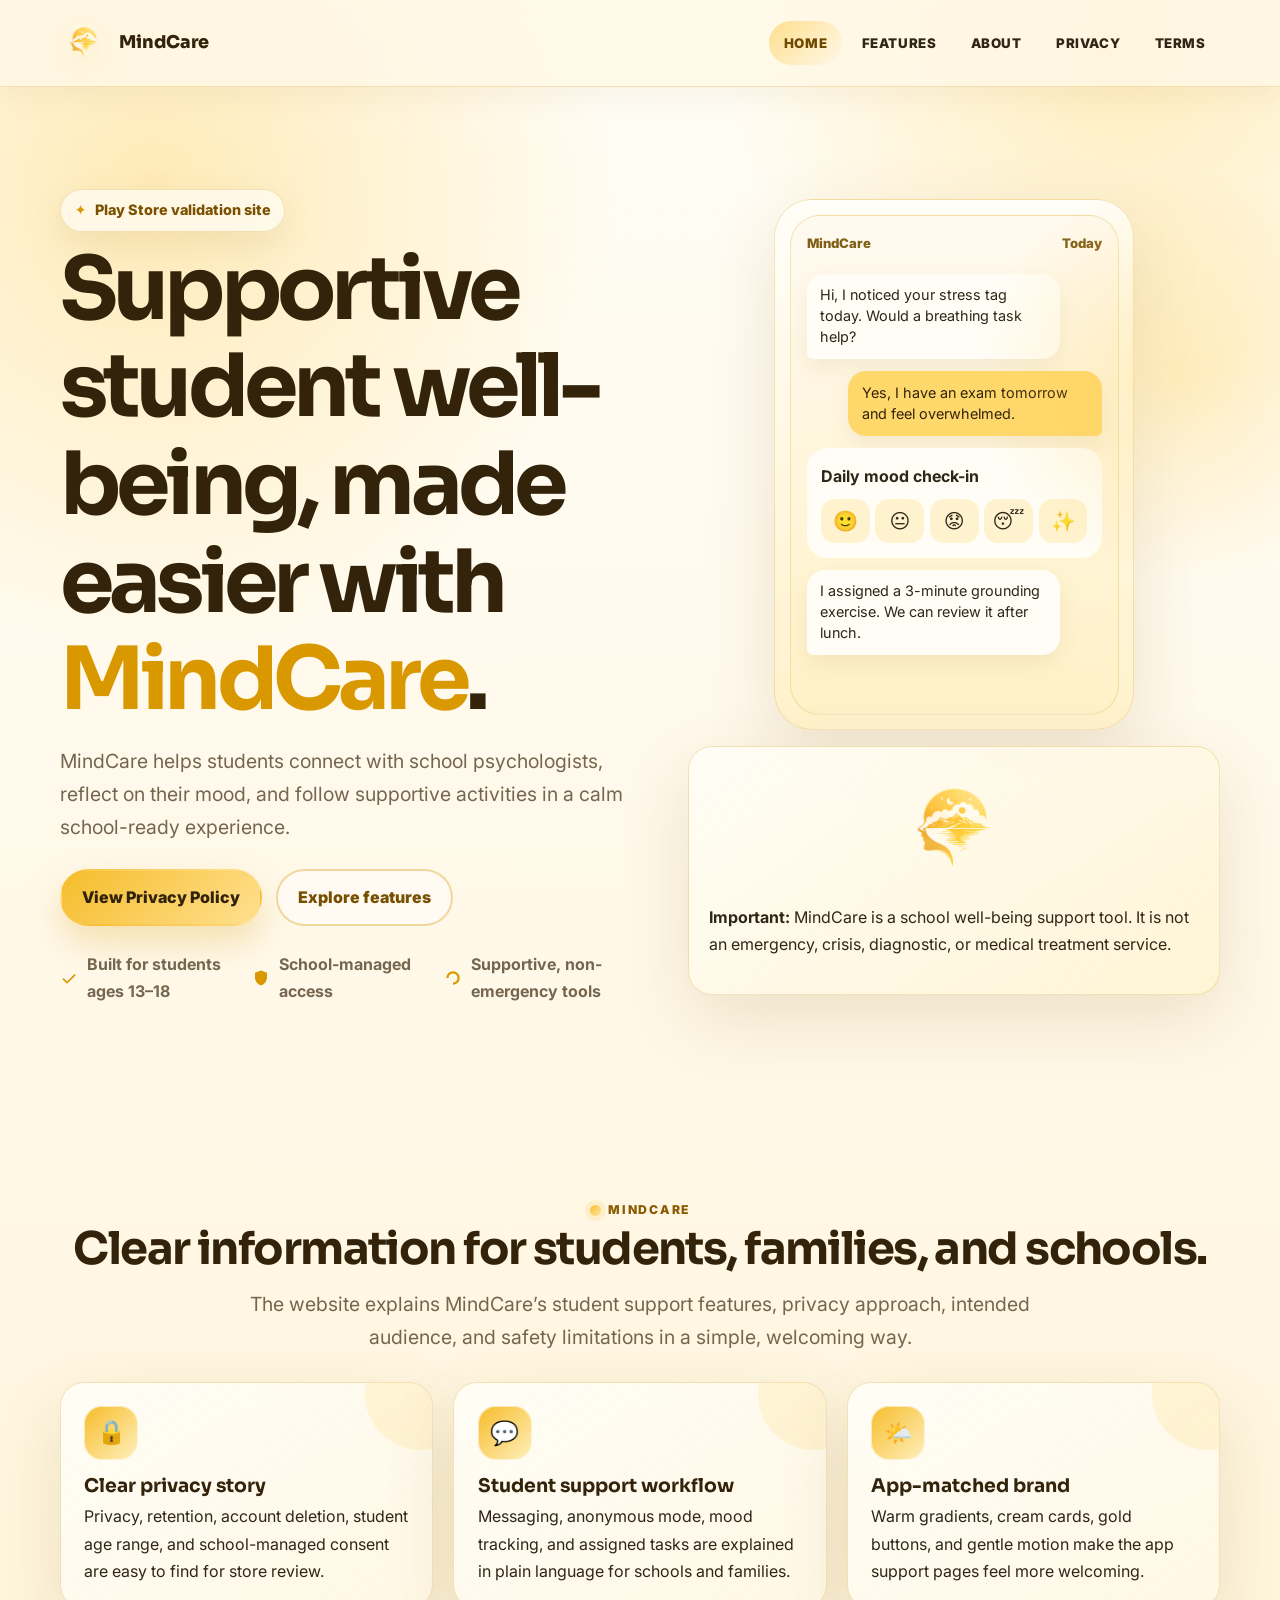
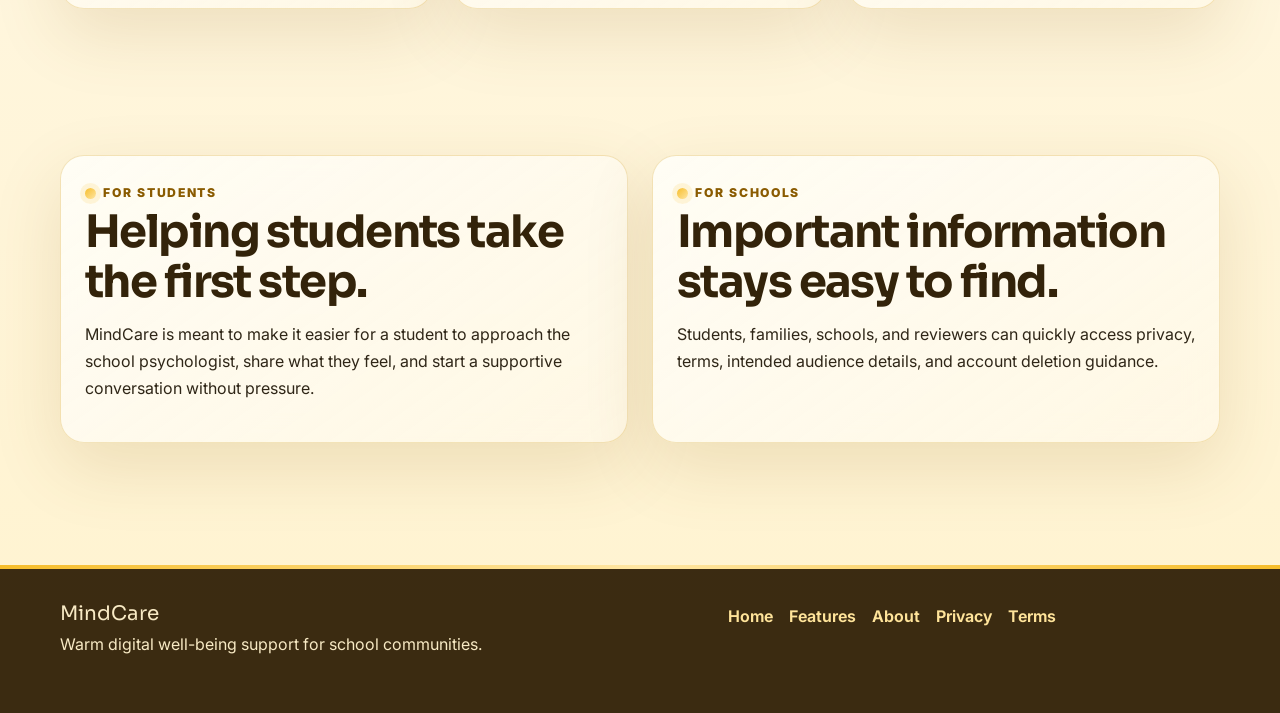
<file: index.html>
<!doctype html>
<html lang="en">
  <head>
    <meta charset="UTF-8" />
    <meta name="viewport" content="width=device-width, initial-scale=1" />
    <title>MindCare | Student Mental Well-being Platform for Schools</title>
    <meta name="description" content="MindCare helps students ages 13–18 connect with school psychologists through secure communication, mood tracking, and guided support activities." />
    <meta name="theme-color" content="#f6bd2b" />
    <meta property="og:title" content="MindCare | Student Well-being for School Communities" />
    <meta property="og:description" content="A warm, privacy-focused school support app with secure messaging, mood tracking, guided tasks, and psychologist-led care." />
    <meta property="og:type" content="website" />
    <meta property="og:url" content="https://mindcare.app/" />
    <meta name="twitter:card" content="summary_large_image" />
    <link rel="icon" type="image/png" href="assets/mindcareLogo.png" />
    <link rel="preconnect" href="https://fonts.googleapis.com" />
    <link rel="preconnect" href="https://fonts.gstatic.com" crossorigin />
    <link href="https://fonts.googleapis.com/css2?family=Inter:wght@400;500;600;700;800;900&family=Sora:wght@600;700;800&display=swap" rel="stylesheet" />
    <link rel="stylesheet" href="styles.css" />
  </head>
  <body>
    <a class="skip-link" href="#main-content">Skip to main content</a>
    <header class="site-header">
      <div class="container nav-wrap">
        <a href="index.html" class="brand" aria-label="MindCare Home"><img src="assets/mindcareLogo.png" class="brand-logo" alt="" aria-hidden="true" /><span>MindCare</span></a>
        <button class="nav-toggle" id="navToggle" aria-controls="primaryNav" aria-expanded="false" aria-label="Toggle menu"><span></span><span></span><span></span></button>
        <nav id="primaryNav" class="nav" aria-label="Primary"><a href="index.html" aria-current="page">Home</a><a href="features.html">Features</a><a href="about.html">About</a><a href="privacy-policy.html">Privacy</a><a href="terms.html">Terms</a></nav>
      </div>
    </header>

    <main id="main-content">
      <section class="hero">
        <div class="container hero-grid">
          <div class="hero-copy">
            <span class="badge">Play Store validation site</span>
            <h1>Supportive student well-being, made easier with <span>MindCare</span>.</h1>
            <p class="lead">MindCare helps students connect with school psychologists, reflect on their mood, and follow supportive activities in a calm school-ready experience.</p>
            <div class="cta-row"><a class="btn btn-primary" href="privacy-policy.html">View Privacy Policy</a><a class="btn btn-secondary" href="features.html">Explore features</a></div>
            <div class="trust-grid" role="list" aria-label="Trust highlights">
              <div class="trust-item" role="listitem"><svg viewBox="0 0 24 24" aria-hidden="true"><path d="M9.4 16.6 4.8 12l-1.6 1.6 6.2 6.2L21 8.2 19.4 6.6z" /></svg><span>Built for students ages 13–18</span></div>
              <div class="trust-item" role="listitem"><svg viewBox="0 0 24 24" aria-hidden="true"><path d="M12 2 4 5v6c0 5 3.4 9.7 8 11 4.6-1.3 8-6 8-11V5z" /></svg><span>School-managed access</span></div>
              <div class="trust-item" role="listitem"><svg viewBox="0 0 24 24" aria-hidden="true"><path d="M12 3a9 9 0 0 0-9 9h3a6 6 0 1 1 6 6v3a9 9 0 0 0 0-18z" /></svg><span>Supportive, non-emergency tools</span></div>
            </div>
          </div>

          <aside class="hero-right" aria-label="MindCare app preview">
            <div class="phone reveal">
              <div class="phone-screen">
                <div class="phone-top"><span>MindCare</span><span>Today</span></div>
                <div class="bubble left">Hi, I noticed your stress tag today. Would a breathing task help?</div>
                <div class="bubble right">Yes, I have an exam tomorrow and feel overwhelmed.</div>
                <div class="mood-card"><strong>Daily mood check-in</strong><div class="mood-row" aria-hidden="true"><span class="mood">🙂</span><span class="mood">😐</span><span class="mood">😟</span><span class="mood">😴</span><span class="mood">✨</span></div></div>
                <div class="bubble left">I assigned a 3-minute grounding exercise. We can review it after lunch.</div>
              </div>
            </div>
            <div class="glass-card hero-panel reveal"><img src="assets/mindcareLogo.png" class="hero-logo" alt="MindCare logo" loading="lazy" /><p><strong>Important:</strong> MindCare is a school well-being support tool. It is not an emergency, crisis, diagnostic, or medical treatment service.</p></div>
          </aside>
        </div>
      </section>

      <section class="section">
        <div class="container">
          <div class="section-head center"><p class="eyebrow">MindCare</p><h2>Clear information for students, families, and schools.</h2><p class="lead">The website explains MindCare’s student support features, privacy approach, intended audience, and safety limitations in a simple, welcoming way.</p></div>
          <div class="card-grid three">
            <article class="feature-card reveal"><div class="icon-block">🔒</div><h3>Clear privacy story</h3><p>Privacy, retention, account deletion, student age range, and school-managed consent are easy to find for store review.</p></article>
            <article class="feature-card reveal"><div class="icon-block">💬</div><h3>Student support workflow</h3><p>Messaging, anonymous mode, mood tracking, and assigned tasks are explained in plain language for schools and families.</p></article>
            <article class="feature-card reveal"><div class="icon-block">🌤️</div><h3>App-matched brand</h3><p>Warm gradients, cream cards, gold buttons, and gentle motion make the app support pages feel more welcoming.</p></article>
          </div>
        </div>
      </section>

      <section class="section compact">
        <div class="container split">
          <div class="rounded-section reveal"><p class="eyebrow">For students</p><h2>Helping students take the first step.</h2><p>MindCare is meant to make it easier for a student to approach the school psychologist, share what they feel, and start a supportive conversation without pressure.</p></div>
          <div class="rounded-section reveal"><p class="eyebrow">For schools</p><h2>Important information stays easy to find.</h2><p>Students, families, schools, and reviewers can quickly access privacy, terms, intended audience details, and account deletion guidance.</p></div>
        </div>
      </section>
    </main>

    <footer class="site-footer"><div class="container footer-grid"><div><p class="footer-title">MindCare</p><p>Warm digital well-being support for school communities.</p></div><nav aria-label="Footer links"><a href="index.html">Home</a><a href="features.html">Features</a><a href="about.html">About</a><a href="privacy-policy.html">Privacy</a><a href="terms.html">Terms</a></nav></div></footer>
    <button class="back-to-top" id="backToTop" aria-label="Back to top">↑</button>
    <script src="script.js"></script>
  </body>
</html>
</file>
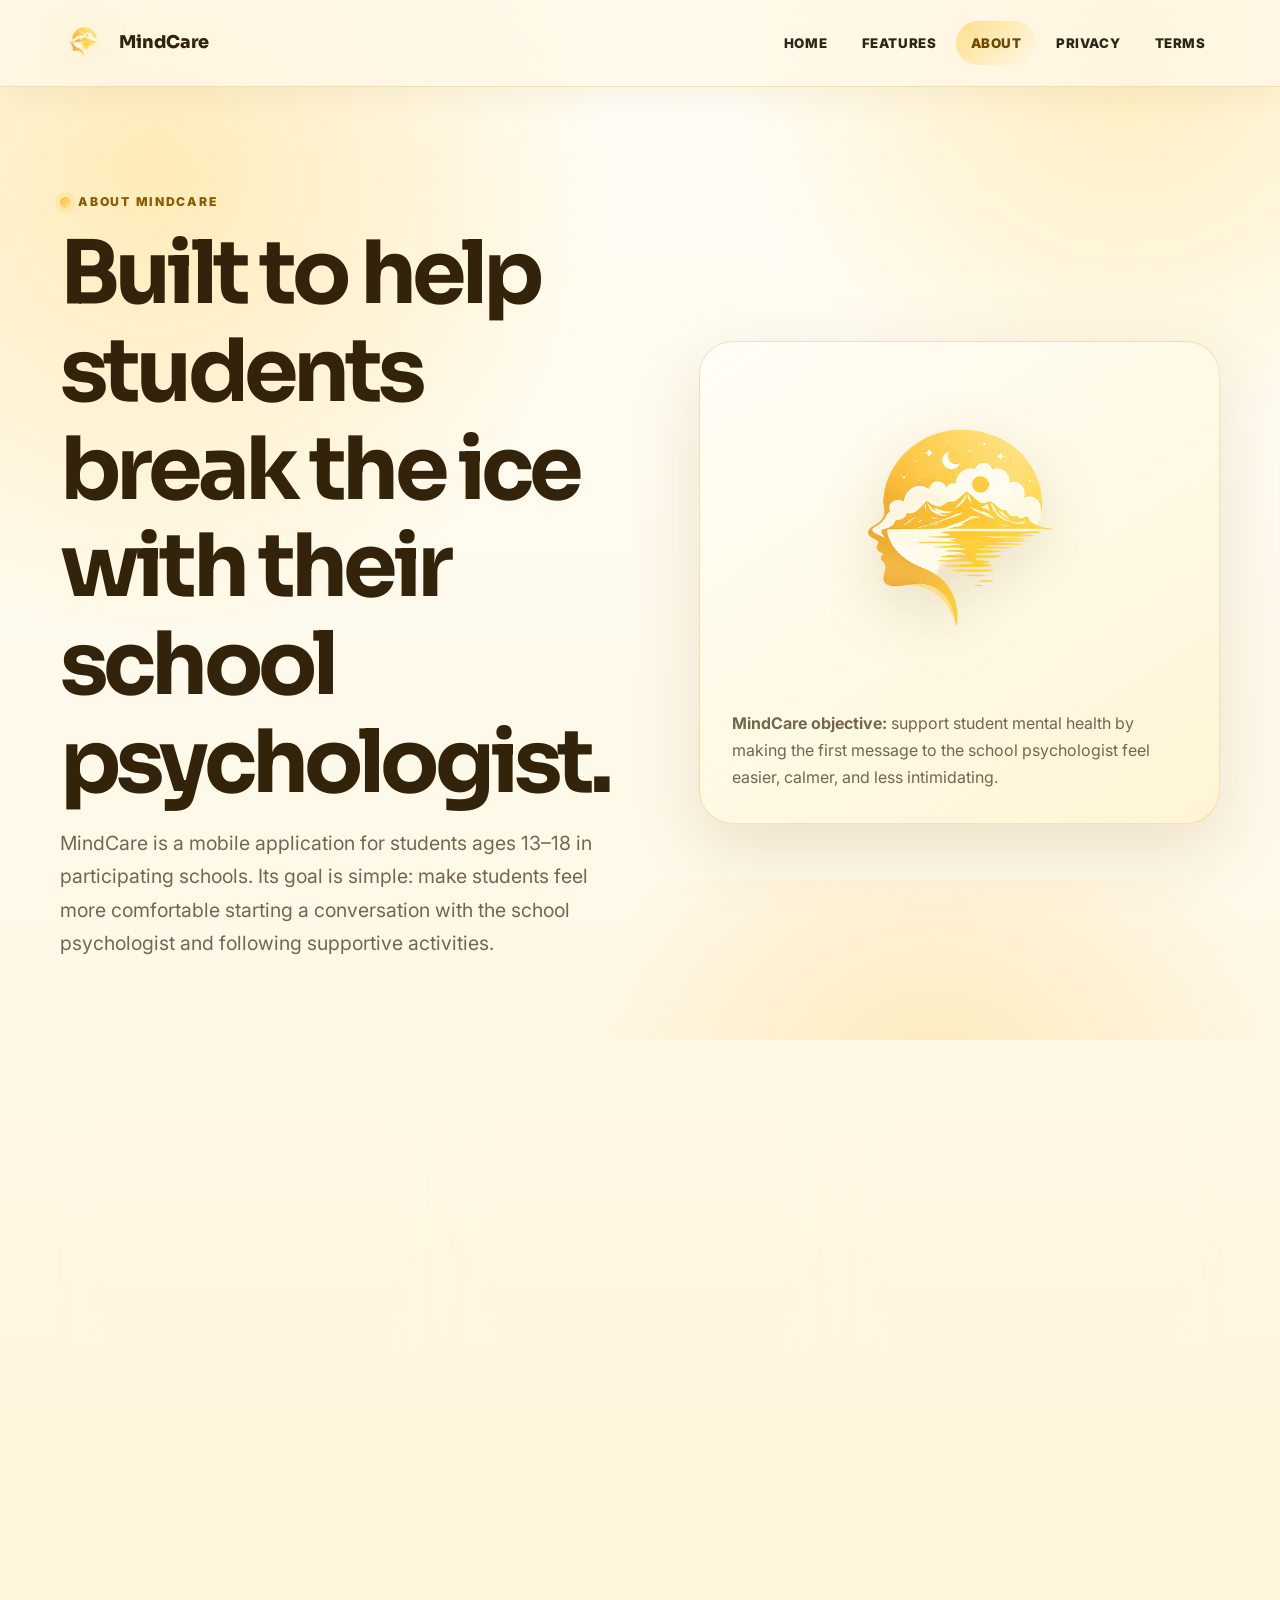
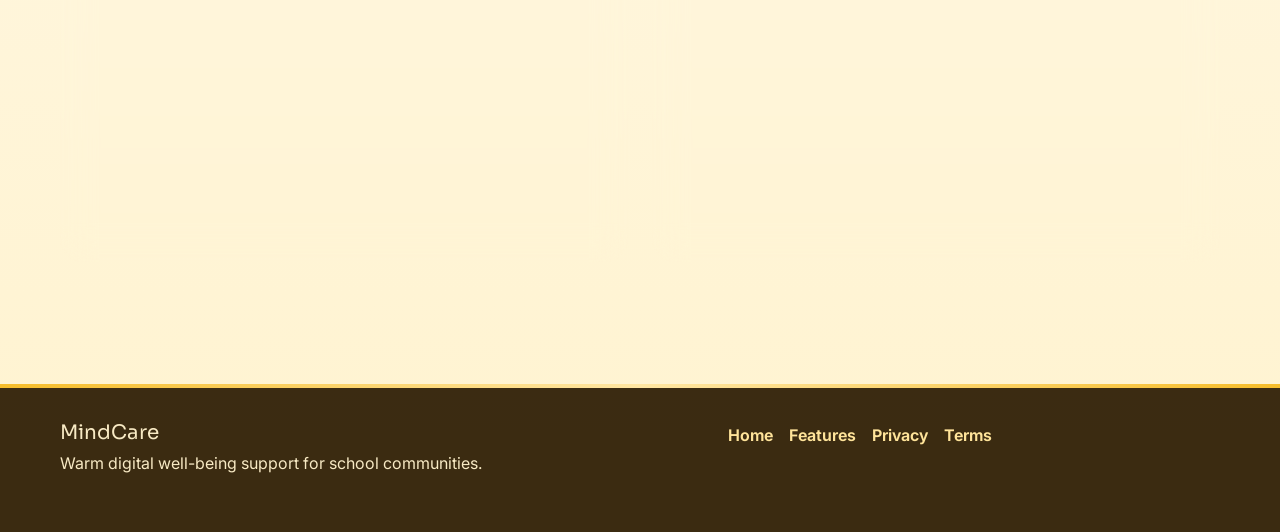
<file: about.html>
<!doctype html>
<html lang="en">
  <head>
    <meta charset="UTF-8" />
    <meta name="viewport" content="width=device-width, initial-scale=1" />
    <title>About MindCare | Student Well-being Support for Schools</title>
    <meta name="description" content="MindCare is a mobile app that supports student mental health by helping students approach their school psychologist more easily." />
    <meta name="theme-color" content="#f6bd2b" />
    <link rel="icon" type="image/png" href="assets/mindcareLogo.png" />
    <link rel="preconnect" href="https://fonts.googleapis.com" />
    <link rel="preconnect" href="https://fonts.gstatic.com" crossorigin />
    <link href="https://fonts.googleapis.com/css2?family=Inter:wght@400;500;600;700;800;900&family=Sora:wght@600;700;800&display=swap" rel="stylesheet" />
    <link rel="stylesheet" href="styles.css" />
  </head>
  <body>
    <a class="skip-link" href="#main-content">Skip to main content</a>
    <header class="site-header"><div class="container nav-wrap"><a href="index.html" class="brand" aria-label="MindCare Home"><img src="assets/mindcareLogo.png" class="brand-logo" alt="" aria-hidden="true" /><span>MindCare</span></a><button class="nav-toggle" id="navToggle" aria-controls="primaryNav" aria-expanded="false" aria-label="Toggle menu"><span></span><span></span><span></span></button><nav id="primaryNav" class="nav" aria-label="Primary"><a href="index.html">Home</a><a href="features.html">Features</a><a href="about.html" aria-current="page">About</a><a href="privacy-policy.html">Privacy</a><a href="terms.html">Terms</a></nav></div></header>
    <main id="main-content">
      <section class="page-hero">
        <div class="container page-hero-grid">
          <div><p class="eyebrow">About MindCare</p><h1>Built to help students break the ice with their school psychologist.</h1><p class="lead">MindCare is a mobile application for students ages 13–18 in participating schools. Its goal is simple: make students feel more comfortable starting a conversation with the school psychologist and following supportive activities.</p></div>
          <div class="brand-showcase reveal"><img src="assets/mindcareLogo.png" alt="MindCare logo showing a calm mind landscape" /><p><strong>MindCare objective:</strong> support student mental health by making the first message to the school psychologist feel easier, calmer, and less intimidating.</p></div>
        </div>
      </section>
      <section class="section compact"><div class="container card-grid three">
        <article class="feature-card reveal"><div class="icon-block">🎓</div><h3>For school communities</h3><p>MindCare is designed around school-managed access and psychologist-led student support workflows.</p></article>
        <article class="feature-card reveal"><div class="icon-block">🧭</div><h3>For students</h3><p>Students get a quiet space for mood check-ins, supportive activities, and appropriate communication with a school psychologist.</p></article>
        <article class="feature-card reveal"><div class="icon-block">🔍</div><h3>For app information</h3><p>Public pages explain privacy, account deletion, intended audience, and safety expectations in plain language.</p></article>
      </div></section>
      <section class="section compact"><div class="container split">
        <div class="rounded-section reveal"><p class="eyebrow">What MindCare is</p><h2>A bridge between students and school psychologists.</h2><p>MindCare helps students start conversations, share mood reflections, and complete activities assigned by their school psychologist. The app supports the relationship between student and psychologist instead of replacing it.</p></div>
        <div class="rounded-section reveal"><p class="eyebrow">What schools control</p><h2>School access and privacy must stay clear.</h2><p>Participating schools manage student access, psychologist workflows, consent requirements, urgent-risk procedures, and account deletion or retention rules for the mobile app.</p></div>
      </div></section>
    </main>
    <footer class="site-footer"><div class="container footer-grid"><div><p class="footer-title">MindCare</p><p>Warm digital well-being support for school communities.</p></div><nav aria-label="Footer links"><a href="index.html">Home</a><a href="features.html">Features</a><a href="privacy-policy.html">Privacy</a><a href="terms.html">Terms</a></nav></div></footer>
    <button class="back-to-top" id="backToTop" aria-label="Back to top">↑</button><script src="script.js"></script>
  </body>
</html>
</file>
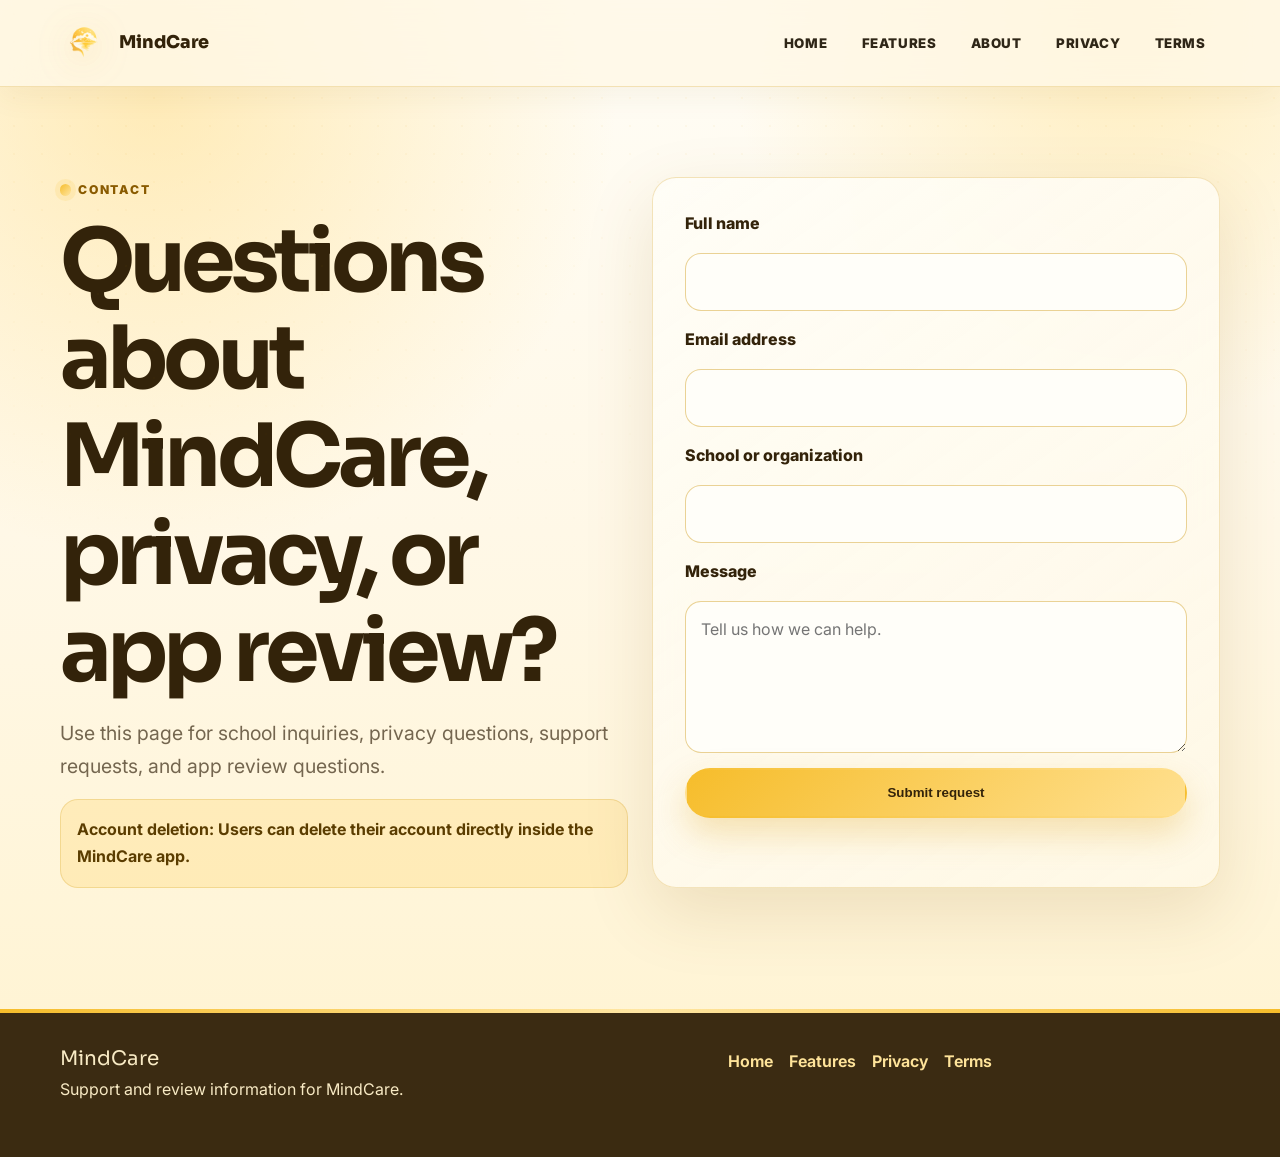
<file: contact.html>
<!doctype html>
<html lang="en">
  <head>
    <meta charset="UTF-8" />
    <meta name="viewport" content="width=device-width, initial-scale=1" />
    <title>Contact MindCare | School Support and App Review</title>
    <meta name="description" content="Contact MindCare for school support, privacy questions, Play Store review information, and support." />
    <meta name="theme-color" content="#f6bd2b" />
    <link rel="icon" type="image/png" href="assets/mindcareLogo.png" />
    <link rel="preconnect" href="https://fonts.googleapis.com" />
    <link rel="preconnect" href="https://fonts.gstatic.com" crossorigin />
    <link href="https://fonts.googleapis.com/css2?family=Inter:wght@400;500;600;700;800;900&family=Sora:wght@600;700;800&display=swap" rel="stylesheet" />
    <link rel="stylesheet" href="styles.css" />
  </head>
  <body>
    <a class="skip-link" href="#main-content">Skip to main content</a>
    <header class="site-header"><div class="container nav-wrap"><a href="index.html" class="brand" aria-label="MindCare Home"><img src="assets/mindcareLogo.png" class="brand-logo" alt="" aria-hidden="true" /><span>MindCare</span></a><button class="nav-toggle" id="navToggle" aria-controls="primaryNav" aria-expanded="false" aria-label="Toggle menu"><span></span><span></span><span></span></button><nav id="primaryNav" class="nav" aria-label="Primary"><a href="index.html">Home</a><a href="features.html">Features</a><a href="about.html">About</a><a href="privacy-policy.html">Privacy</a><a href="terms.html">Terms</a></nav></div></header>
    <main id="main-content" class="section">
      <div class="container split">
        <div><p class="eyebrow">Contact</p><h1>Questions about MindCare, privacy, or app review?</h1><p class="lead">Use this page for school inquiries, privacy questions, support requests, and app review questions.</p><div class="notice"><strong>Account deletion:</strong> Users can delete their account directly inside the MindCare app.</div></div>
        <form id="contactForm" class="legal-card" novalidate>
          <label for="fullName">Full name</label><input id="fullName" name="fullName" autocomplete="name" required />
          <label for="email">Email address</label><input id="email" name="email" type="email" autocomplete="email" required />
          <label for="schoolName">School or organization</label><input id="schoolName" name="schoolName" autocomplete="organization" required />
          <label for="message">Message</label><textarea id="message" name="message" required placeholder="Tell us how we can help."></textarea>
          <button class="btn btn-primary" type="submit">Submit request</button><p class="form-feedback" id="formFeedback" role="status" aria-live="polite"></p>
        </form>
      </div>
    </main>
    <footer class="site-footer"><div class="container footer-grid"><div><p class="footer-title">MindCare</p><p>Support and review information for MindCare.</p></div><nav aria-label="Footer links"><a href="index.html">Home</a><a href="features.html">Features</a><a href="privacy-policy.html">Privacy</a><a href="terms.html">Terms</a></nav></div></footer>
    <button class="back-to-top" id="backToTop" aria-label="Back to top">↑</button><script src="script.js"></script>
  </body>
</html>
</file>
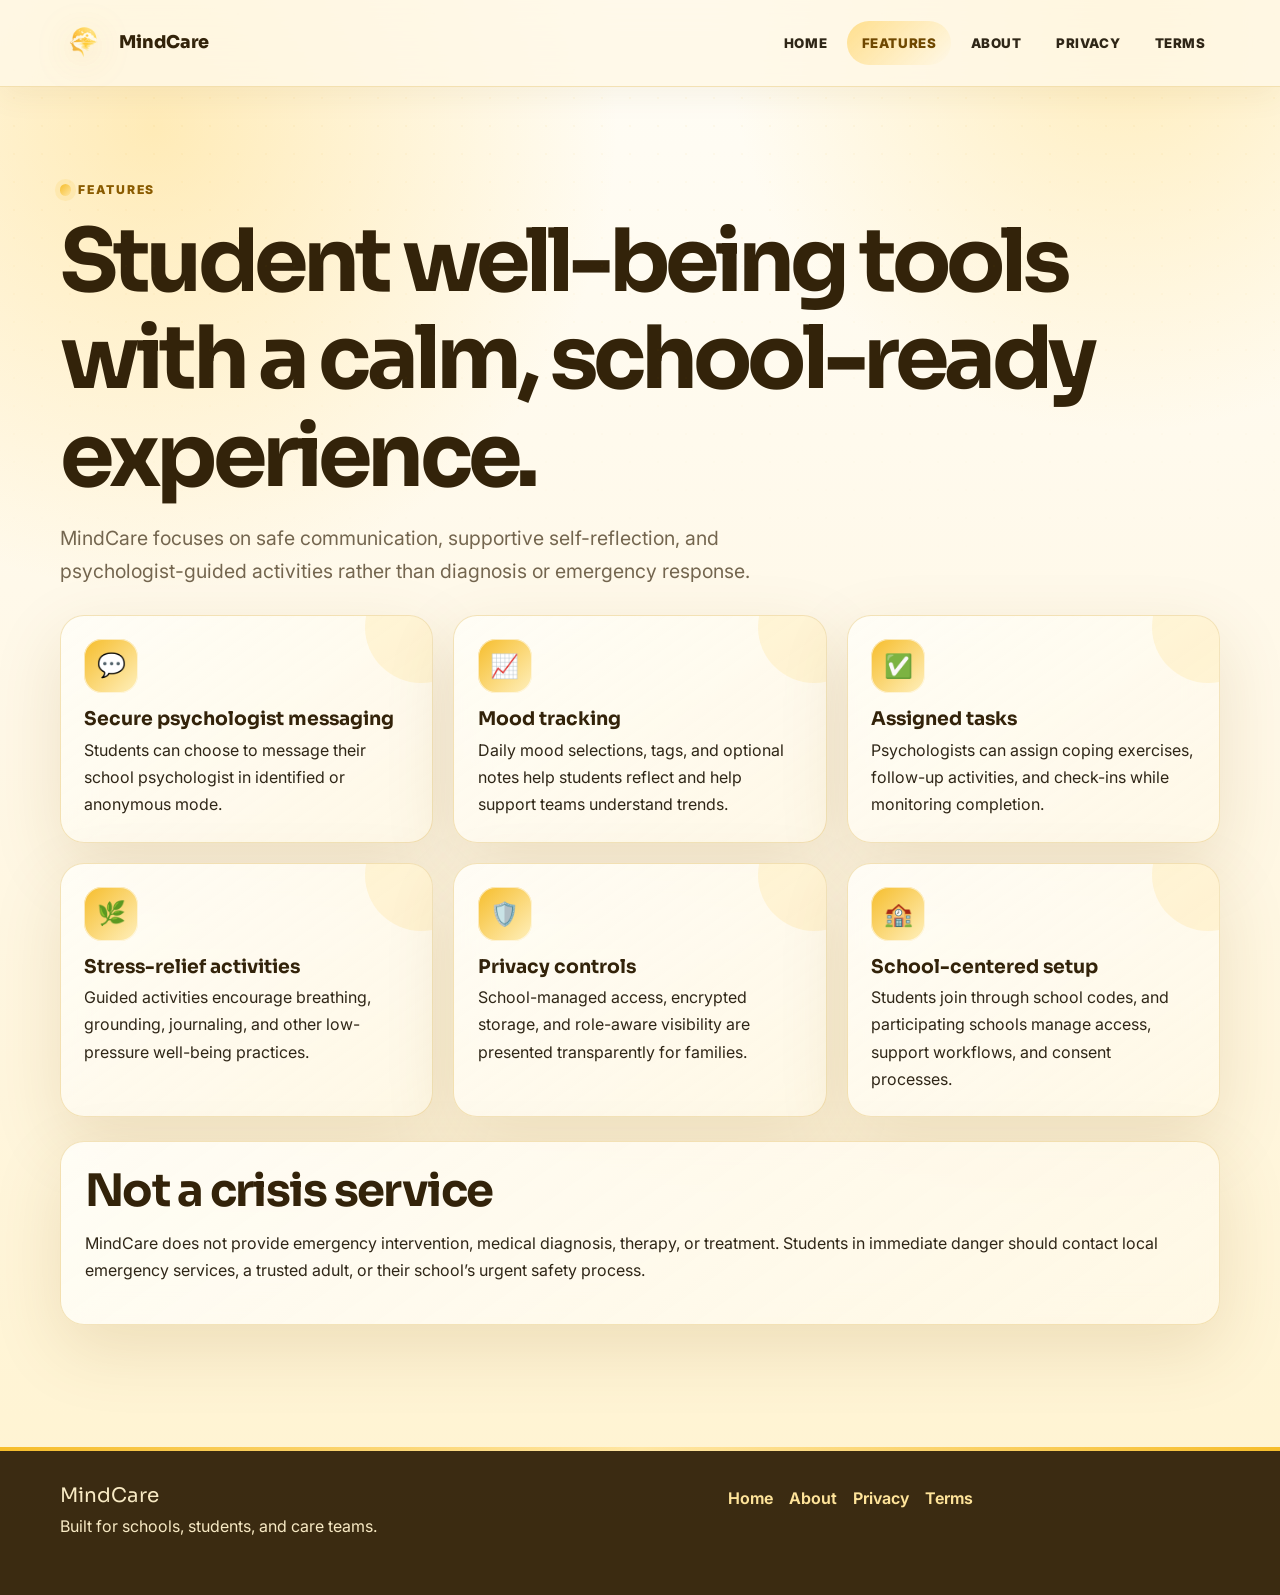
<file: features.html>
<!doctype html>
<html lang="en">
  <head>
    <meta charset="UTF-8" />
    <meta name="viewport" content="width=device-width, initial-scale=1" />
    <title>MindCare Features | Secure Student Support Tools</title>
    <meta name="description" content="Explore MindCare features: secure chat, mood tracking, psychologist tasks, content feed, and stress-relief activities for schools." />
    <meta name="theme-color" content="#f6bd2b" />
    <link rel="icon" type="image/png" href="assets/mindcareLogo.png" />
    <link rel="preconnect" href="https://fonts.googleapis.com" />
    <link rel="preconnect" href="https://fonts.gstatic.com" crossorigin />
    <link href="https://fonts.googleapis.com/css2?family=Inter:wght@400;500;600;700;800;900&family=Sora:wght@600;700;800&display=swap" rel="stylesheet" />
    <link rel="stylesheet" href="styles.css" />
  </head>
  <body>
    <a class="skip-link" href="#main-content">Skip to main content</a>
    <header class="site-header"><div class="container nav-wrap"><a href="index.html" class="brand" aria-label="MindCare Home"><img src="assets/mindcareLogo.png" class="brand-logo" alt="" aria-hidden="true" /><span>MindCare</span></a><button class="nav-toggle" id="navToggle" aria-controls="primaryNav" aria-expanded="false" aria-label="Toggle menu"><span></span><span></span><span></span></button><nav id="primaryNav" class="nav" aria-label="Primary"><a href="index.html">Home</a><a href="features.html" aria-current="page">Features</a><a href="about.html">About</a><a href="privacy-policy.html">Privacy</a><a href="terms.html">Terms</a></nav></div></header>
    <main id="main-content" class="section">
      <div class="container">
        <div class="section-head"><p class="eyebrow">Features</p><h1>Student well-being tools with a calm, school-ready experience.</h1><p class="lead">MindCare focuses on safe communication, supportive self-reflection, and psychologist-guided activities rather than diagnosis or emergency response.</p></div>
        <div class="card-grid three">
          <article class="feature-card reveal"><div class="icon-block">💬</div><h3>Secure psychologist messaging</h3><p>Students can choose to message their school psychologist in identified or anonymous mode.</p></article>
          <article class="feature-card reveal"><div class="icon-block">📈</div><h3>Mood tracking</h3><p>Daily mood selections, tags, and optional notes help students reflect and help support teams understand trends.</p></article>
          <article class="feature-card reveal"><div class="icon-block">✅</div><h3>Assigned tasks</h3><p>Psychologists can assign coping exercises, follow-up activities, and check-ins while monitoring completion.</p></article>
          <article class="feature-card reveal"><div class="icon-block">🌿</div><h3>Stress-relief activities</h3><p>Guided activities encourage breathing, grounding, journaling, and other low-pressure well-being practices.</p></article>
          <article class="feature-card reveal"><div class="icon-block">🛡️</div><h3>Privacy controls</h3><p>School-managed access, encrypted storage, and role-aware visibility are presented transparently for families.</p></article>
          <article class="feature-card reveal"><div class="icon-block">🏫</div><h3>School-centered setup</h3><p>Students join through school codes, and participating schools manage access, support workflows, and consent processes.</p></article>
        </div>
        <section class="rounded-section reveal" style="margin-top:1.5rem"><h2>Not a crisis service</h2><p>MindCare does not provide emergency intervention, medical diagnosis, therapy, or treatment. Students in immediate danger should contact local emergency services, a trusted adult, or their school’s urgent safety process.</p></section>
      </div>
    </main>
    <footer class="site-footer"><div class="container footer-grid"><div><p class="footer-title">MindCare</p><p>Built for schools, students, and care teams.</p></div><nav aria-label="Footer links"><a href="index.html">Home</a><a href="about.html">About</a><a href="privacy-policy.html">Privacy</a><a href="terms.html">Terms</a></nav></div></footer>
    <button class="back-to-top" id="backToTop" aria-label="Back to top">↑</button><script src="script.js"></script>
  </body>
</html>
</file>
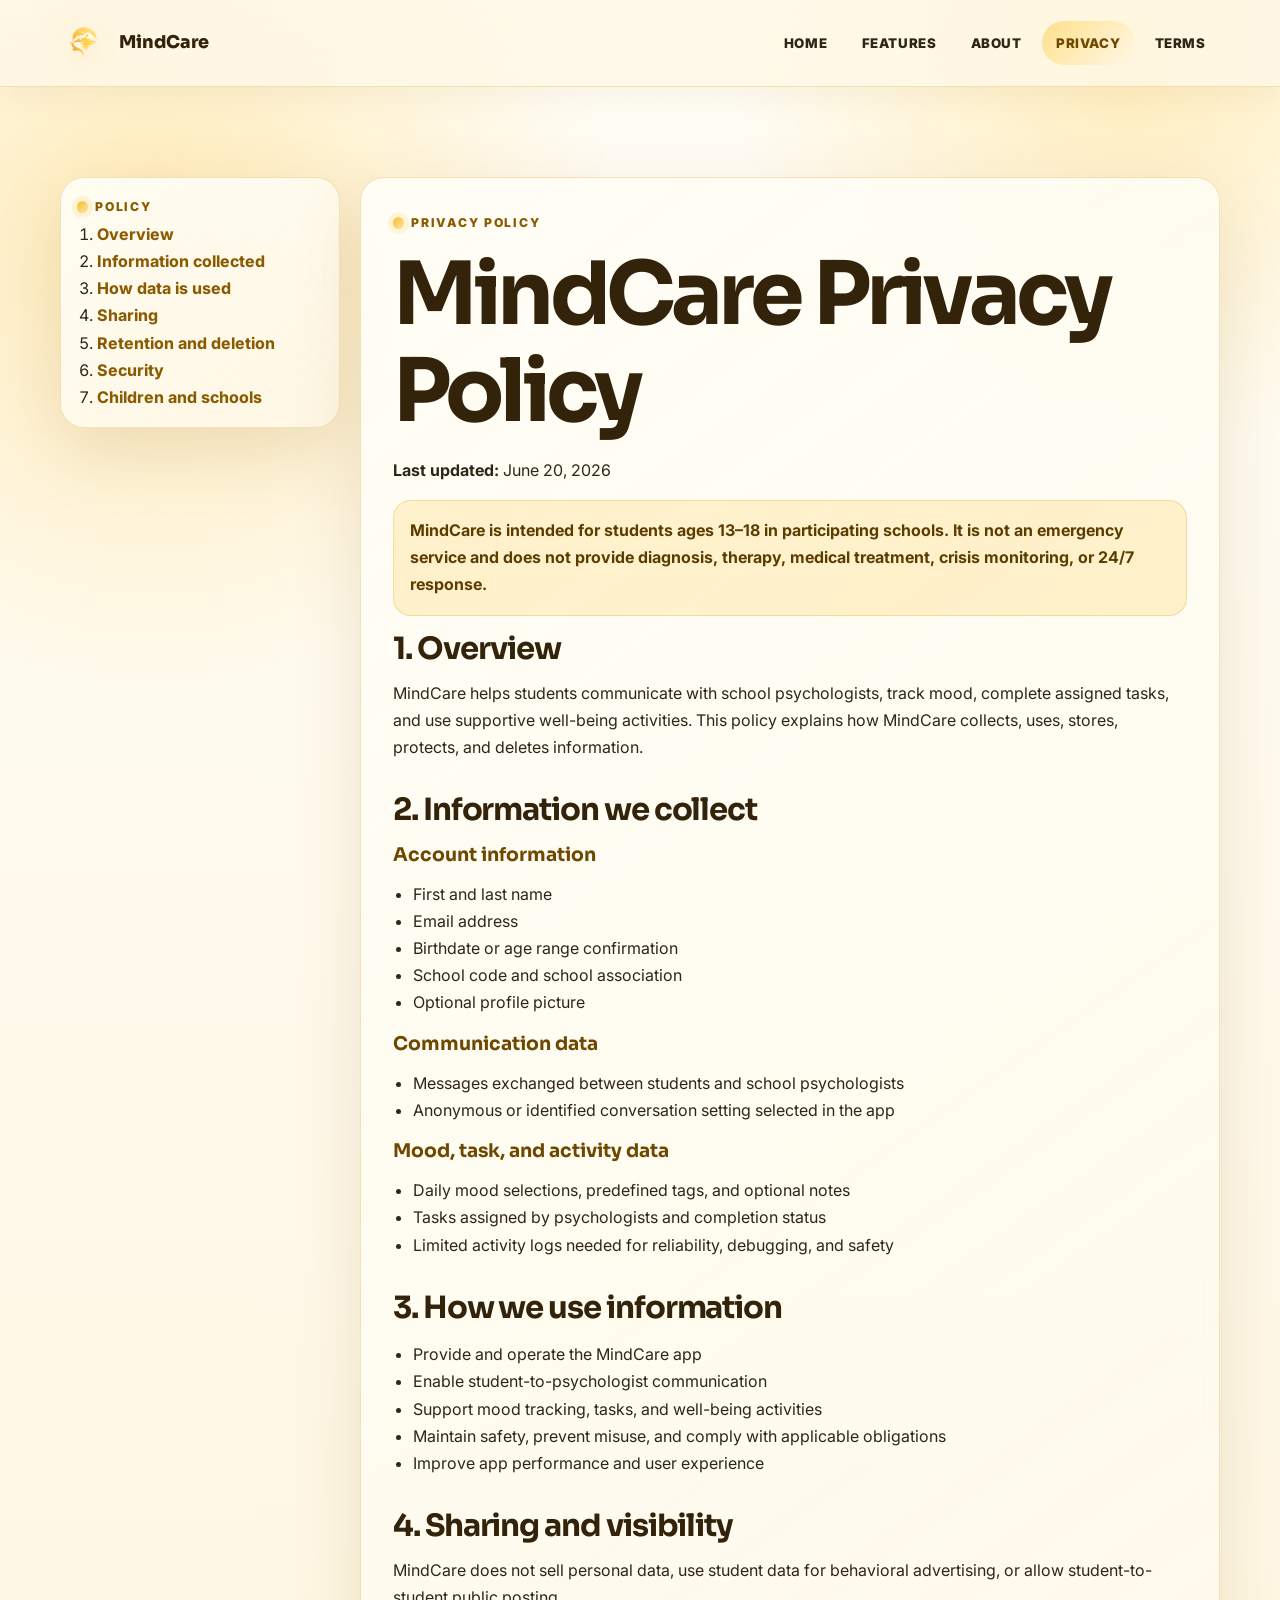
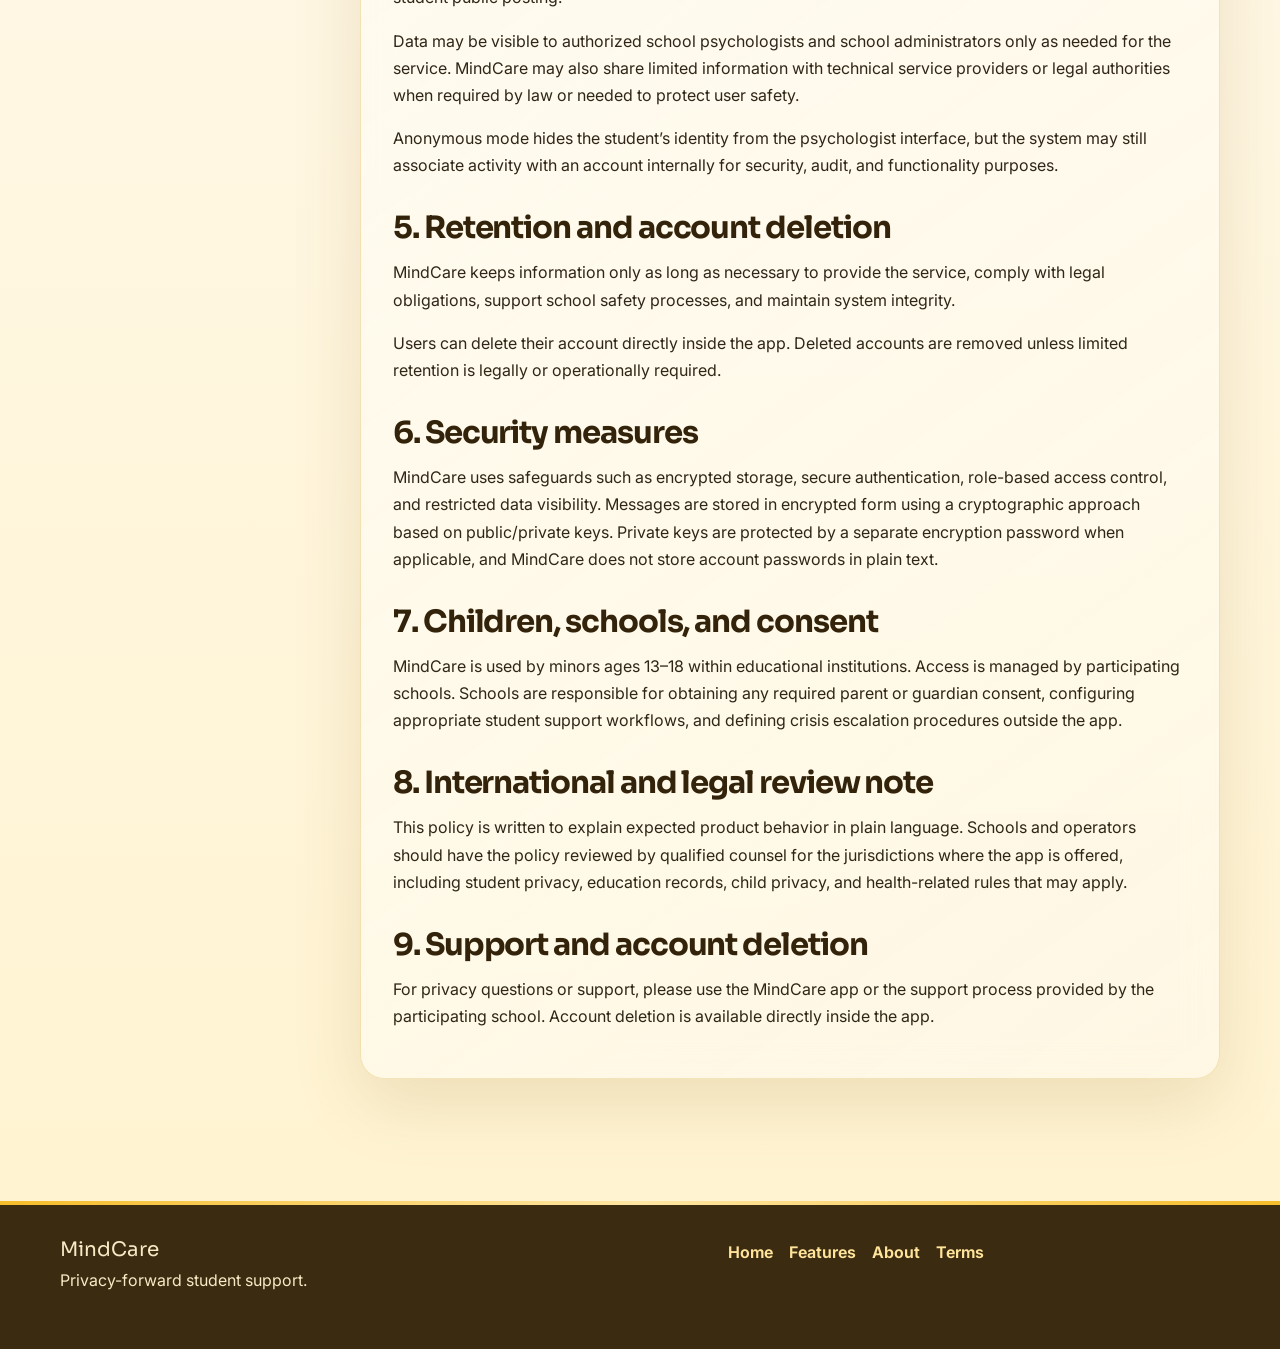
<file: privacy-policy.html>
<!doctype html>
<html lang="en">
  <head>
    <meta charset="UTF-8" />
    <meta name="viewport" content="width=device-width, initial-scale=1" />
    <title>MindCare Privacy Policy | Student Data and Safety</title>
    <meta name="description" content="Read the MindCare privacy policy and data handling commitments for schools, students, and Play Store app validation." />
    <meta name="theme-color" content="#f6bd2b" />
    <link rel="icon" type="image/png" href="assets/mindcareLogo.png" />
    <link rel="preconnect" href="https://fonts.googleapis.com" />
    <link rel="preconnect" href="https://fonts.gstatic.com" crossorigin />
    <link href="https://fonts.googleapis.com/css2?family=Inter:wght@400;500;600;700;800;900&family=Sora:wght@600;700;800&display=swap" rel="stylesheet" />
    <link rel="stylesheet" href="styles.css" />
  </head>
  <body>
    <a class="skip-link" href="#main-content">Skip to main content</a>
    <header class="site-header"><div class="container nav-wrap"><a href="index.html" class="brand" aria-label="MindCare Home"><img src="assets/mindcareLogo.png" class="brand-logo" alt="" aria-hidden="true" /><span>MindCare</span></a><button class="nav-toggle" id="navToggle" aria-controls="primaryNav" aria-expanded="false" aria-label="Toggle menu"><span></span><span></span><span></span></button><nav id="primaryNav" class="nav" aria-label="Primary"><a href="index.html">Home</a><a href="features.html">Features</a><a href="about.html">About</a><a href="privacy-policy.html" aria-current="page">Privacy</a><a href="terms.html">Terms</a></nav></div></header>
    <main id="main-content" class="section">
      <div class="container legal-layout">
        <aside class="toc"><p class="eyebrow">Policy</p><ol><li><a href="#overview">Overview</a></li><li><a href="#collect">Information collected</a></li><li><a href="#use">How data is used</a></li><li><a href="#sharing">Sharing</a></li><li><a href="#retention">Retention and deletion</a></li><li><a href="#security">Security</a></li><li><a href="#children">Children and schools</a></li></ol></aside>
        <article class="legal-card">
          <p class="eyebrow">Privacy Policy</p><h1>MindCare Privacy Policy</h1><p><strong>Last updated:</strong> June 20, 2026</p><p class="notice">MindCare is intended for students ages 13–18 in participating schools. It is not an emergency service and does not provide diagnosis, therapy, medical treatment, crisis monitoring, or 24/7 response.</p>
          <h2 id="overview">1. Overview</h2><p>MindCare helps students communicate with school psychologists, track mood, complete assigned tasks, and use supportive well-being activities. This policy explains how MindCare collects, uses, stores, protects, and deletes information.</p>
          <h2 id="collect">2. Information we collect</h2><h3>Account information</h3><ul><li>First and last name</li><li>Email address</li><li>Birthdate or age range confirmation</li><li>School code and school association</li><li>Optional profile picture</li></ul><h3>Communication data</h3><ul><li>Messages exchanged between students and school psychologists</li><li>Anonymous or identified conversation setting selected in the app</li></ul><h3>Mood, task, and activity data</h3><ul><li>Daily mood selections, predefined tags, and optional notes</li><li>Tasks assigned by psychologists and completion status</li><li>Limited activity logs needed for reliability, debugging, and safety</li></ul>
          <h2 id="use">3. How we use information</h2><ul><li>Provide and operate the MindCare app</li><li>Enable student-to-psychologist communication</li><li>Support mood tracking, tasks, and well-being activities</li><li>Maintain safety, prevent misuse, and comply with applicable obligations</li><li>Improve app performance and user experience</li></ul>
          <h2 id="sharing">4. Sharing and visibility</h2><p>MindCare does not sell personal data, use student data for behavioral advertising, or allow student-to-student public posting.</p><p>Data may be visible to authorized school psychologists and school administrators only as needed for the service. MindCare may also share limited information with technical service providers or legal authorities when required by law or needed to protect user safety.</p><p>Anonymous mode hides the student’s identity from the psychologist interface, but the system may still associate activity with an account internally for security, audit, and functionality purposes.</p>
          <h2 id="retention">5. Retention and account deletion</h2><p>MindCare keeps information only as long as necessary to provide the service, comply with legal obligations, support school safety processes, and maintain system integrity.</p><p>Users can delete their account directly inside the app. Deleted accounts are removed unless limited retention is legally or operationally required.</p>
          <h2 id="security">6. Security measures</h2><p>MindCare uses safeguards such as encrypted storage, secure authentication, role-based access control, and restricted data visibility. Messages are stored in encrypted form using a cryptographic approach based on public/private keys. Private keys are protected by a separate encryption password when applicable, and MindCare does not store account passwords in plain text.</p>
          <h2 id="children">7. Children, schools, and consent</h2><p>MindCare is used by minors ages 13–18 within educational institutions. Access is managed by participating schools. Schools are responsible for obtaining any required parent or guardian consent, configuring appropriate student support workflows, and defining crisis escalation procedures outside the app.</p><h2>8. International and legal review note</h2><p>This policy is written to explain expected product behavior in plain language. Schools and operators should have the policy reviewed by qualified counsel for the jurisdictions where the app is offered, including student privacy, education records, child privacy, and health-related rules that may apply.</p>
          <h2 id="contact">9. Support and account deletion</h2><p>For privacy questions or support, please use the MindCare app or the support process provided by the participating school. Account deletion is available directly inside the app.</p>
        </article>
      </div>
    </main>
    <footer class="site-footer"><div class="container footer-grid"><div><p class="footer-title">MindCare</p><p>Privacy-forward student support.</p></div><nav aria-label="Footer links"><a href="index.html">Home</a><a href="features.html">Features</a><a href="about.html">About</a><a href="terms.html">Terms</a></nav></div></footer>
    <button class="back-to-top" id="backToTop" aria-label="Back to top">↑</button><script src="script.js"></script>
  </body>
</html>
</file>
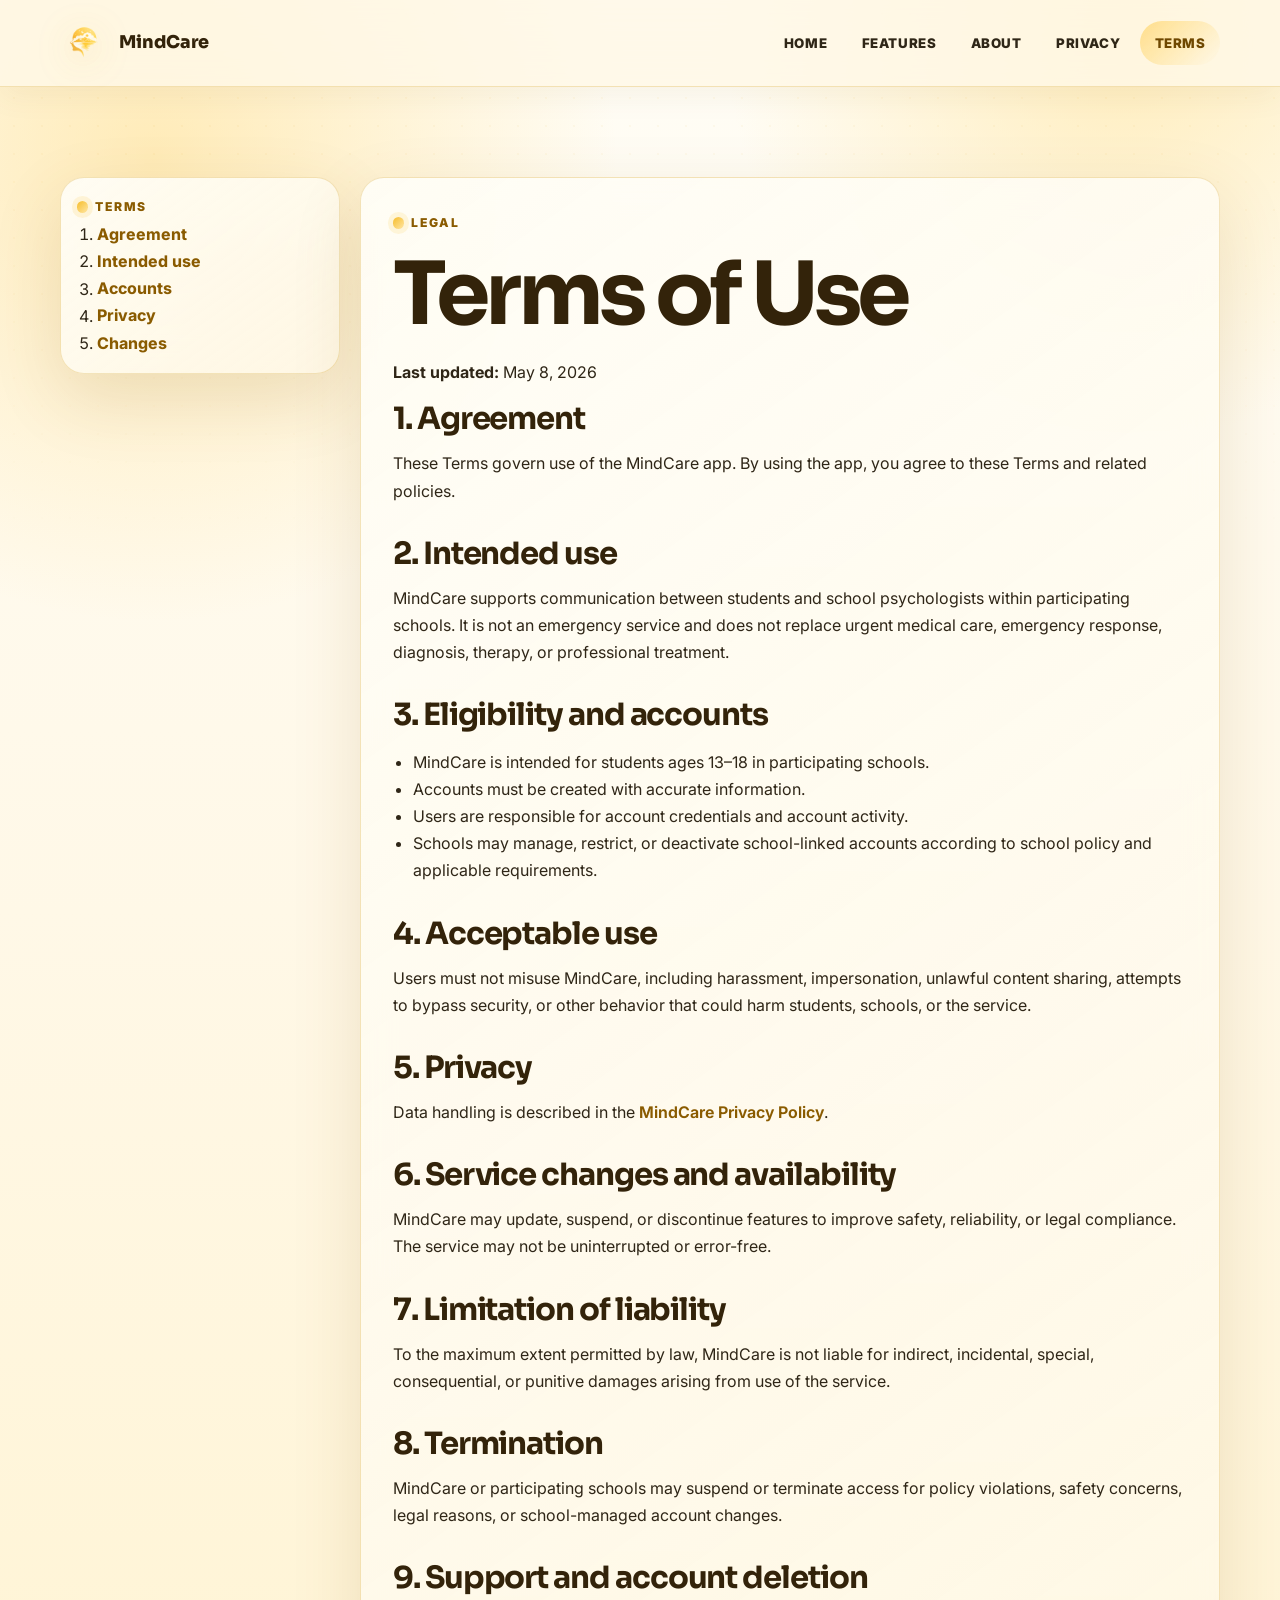
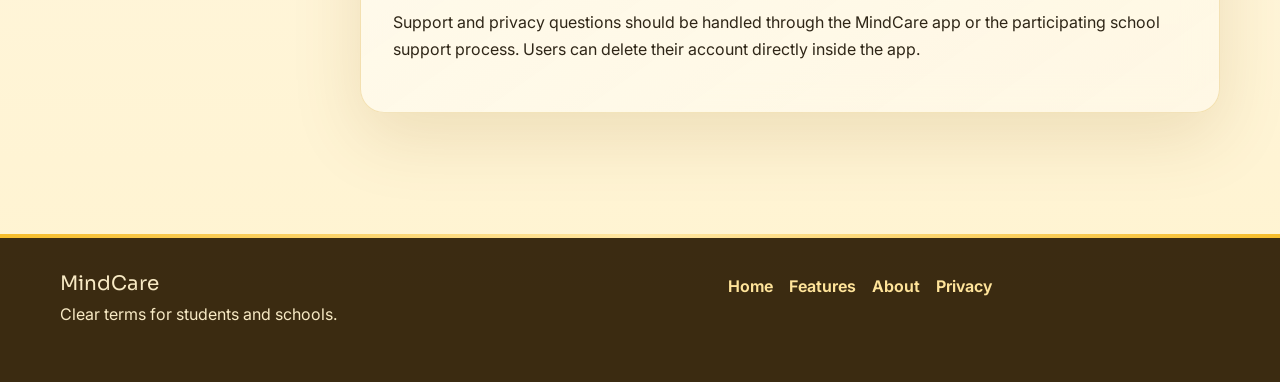
<file: terms.html>
<!doctype html>
<html lang="en">
  <head>
    <meta charset="UTF-8" />
    <meta name="viewport" content="width=device-width, initial-scale=1" />
    <title>MindCare Terms of Use</title>
    <meta name="description" content="Read MindCare terms of use for students, schools, psychologists, app review, and school-managed access." />
    <meta name="theme-color" content="#f6bd2b" />
    <link rel="icon" type="image/png" href="assets/mindcareLogo.png" />
    <link rel="preconnect" href="https://fonts.googleapis.com" />
    <link rel="preconnect" href="https://fonts.gstatic.com" crossorigin />
    <link href="https://fonts.googleapis.com/css2?family=Inter:wght@400;500;600;700;800;900&family=Sora:wght@600;700;800&display=swap" rel="stylesheet" />
    <link rel="stylesheet" href="styles.css" />
  </head>
  <body>
    <a class="skip-link" href="#main-content">Skip to main content</a>
    <header class="site-header"><div class="container nav-wrap"><a href="index.html" class="brand" aria-label="MindCare Home"><img src="assets/mindcareLogo.png" class="brand-logo" alt="" aria-hidden="true" /><span>MindCare</span></a><button class="nav-toggle" id="navToggle" aria-controls="primaryNav" aria-expanded="false" aria-label="Toggle menu"><span></span><span></span><span></span></button><nav id="primaryNav" class="nav" aria-label="Primary"><a href="index.html">Home</a><a href="features.html">Features</a><a href="about.html">About</a><a href="privacy-policy.html">Privacy</a><a href="terms.html" aria-current="page">Terms</a></nav></div></header>
    <main id="main-content" class="section">
      <div class="container legal-layout">
        <aside class="toc"><p class="eyebrow">Terms</p><ol><li><a href="#agreement">Agreement</a></li><li><a href="#use">Intended use</a></li><li><a href="#accounts">Accounts</a></li><li><a href="#privacy">Privacy</a></li><li><a href="#changes">Changes</a></li></ol></aside>
        <article class="legal-card"><p class="eyebrow">Legal</p><h1>Terms of Use</h1><p><strong>Last updated:</strong> May 8, 2026</p>
          <h2 id="agreement">1. Agreement</h2><p>These Terms govern use of the MindCare app. By using the app, you agree to these Terms and related policies.</p>
          <h2 id="use">2. Intended use</h2><p>MindCare supports communication between students and school psychologists within participating schools. It is not an emergency service and does not replace urgent medical care, emergency response, diagnosis, therapy, or professional treatment.</p>
          <h2 id="accounts">3. Eligibility and accounts</h2><ul><li>MindCare is intended for students ages 13–18 in participating schools.</li><li>Accounts must be created with accurate information.</li><li>Users are responsible for account credentials and account activity.</li><li>Schools may manage, restrict, or deactivate school-linked accounts according to school policy and applicable requirements.</li></ul>
          <h2>4. Acceptable use</h2><p>Users must not misuse MindCare, including harassment, impersonation, unlawful content sharing, attempts to bypass security, or other behavior that could harm students, schools, or the service.</p>
          <h2 id="privacy">5. Privacy</h2><p>Data handling is described in the <a href="privacy-policy.html">MindCare Privacy Policy</a>.</p>
          <h2 id="changes">6. Service changes and availability</h2><p>MindCare may update, suspend, or discontinue features to improve safety, reliability, or legal compliance. The service may not be uninterrupted or error-free.</p>
          <h2>7. Limitation of liability</h2><p>To the maximum extent permitted by law, MindCare is not liable for indirect, incidental, special, consequential, or punitive damages arising from use of the service.</p>
          <h2>8. Termination</h2><p>MindCare or participating schools may suspend or terminate access for policy violations, safety concerns, legal reasons, or school-managed account changes.</p>
          <h2 id="contact">9. Support and account deletion</h2><p>Support and privacy questions should be handled through the MindCare app or the participating school support process. Users can delete their account directly inside the app.</p>
        </article>
      </div>
    </main>
    <footer class="site-footer"><div class="container footer-grid"><div><p class="footer-title">MindCare</p><p>Clear terms for students and schools.</p></div><nav aria-label="Footer links"><a href="index.html">Home</a><a href="features.html">Features</a><a href="about.html">About</a><a href="privacy-policy.html">Privacy</a></nav></div></footer>
    <button class="back-to-top" id="backToTop" aria-label="Back to top">↑</button><script src="script.js"></script>
  </body>
</html>
</file>
<file: styles.css>
:root {
  color-scheme: light;
  --cream: #fff8e7;
  --cream-2: #fffdf6;
  --cream-3: #f7edcf;
  --gold: #f6bd2b;
  --gold-strong: #d99700;
  --amber: #ffcf56;
  --honey: #ffe6a3;
  --cocoa: #33230a;
  --ink: #2f2617;
  --muted: #74664f;
  --surface: rgba(255, 253, 246, 0.9);
  --surface-solid: #fffdf6;
  --border: rgba(211, 162, 41, 0.28);
  --shadow: 0 24px 70px rgba(126, 86, 6, 0.14);
  --shadow-soft: 0 12px 34px rgba(126, 86, 6, 0.1);
  --radius: 24px;
  --radius-lg: 34px;
  --max: 1160px;
}

* { box-sizing: border-box; }
html { scroll-behavior: smooth; }
body {
  margin: 0;
  font-family: Inter, system-ui, -apple-system, BlinkMacSystemFont, "Segoe UI", sans-serif;
  color: var(--ink);
  line-height: 1.7;
  background:
    radial-gradient(circle at 12% 8%, rgba(255, 207, 86, 0.38), transparent 29rem),
    radial-gradient(circle at 88% 2%, rgba(255, 230, 163, 0.68), transparent 25rem),
    linear-gradient(180deg, var(--cream-2), var(--cream) 46%, #fff3cf);
  min-height: 100vh;
}
body::before {
  content: "";
  position: fixed;
  inset: 0;
  pointer-events: none;
  background-image: radial-gradient(rgba(217, 151, 0, 0.14) 1px, transparent 1px);
  background-size: 28px 28px;
  mask-image: linear-gradient(180deg, rgba(0,0,0,.38), transparent 65%);
}

a { color: #8a5b00; text-decoration: none; font-weight: 650; }
a:hover { color: var(--gold-strong); text-decoration: underline; }
img, svg { max-width: 100%; }
.container { width: min(var(--max), 92%); margin-inline: auto; }
.section { padding: clamp(3.25rem, 7vw, 6rem) 0; }
.section.compact { padding-top: 3.5rem; }
.skip-link { position: absolute; left: -999px; top: 1rem; z-index: 999; padding: .7rem 1rem; border-radius: 999px; background: var(--cocoa); color: #fff; }
.skip-link:focus { left: 1rem; }

h1, h2, h3, h4, .brand, .footer-title { font-family: Sora, Inter, sans-serif; color: var(--cocoa); line-height: 1.12; }
h1 { margin: .55rem 0 1rem; font-size: clamp(2.35rem, 7vw, 5.45rem); letter-spacing: -0.055em; }
h2 { margin: 0 0 .85rem; font-size: clamp(1.65rem, 3.5vw, 3rem); letter-spacing: -0.035em; }
h3 { margin: 0 0 .45rem; font-size: 1.18rem; }
h4 { margin: 1.2rem 0 .35rem; font-size: 1rem; }
p { margin: 0 0 1rem; }
ul, ol { padding-left: 1.25rem; }
.lead { color: var(--muted); font-size: clamp(1.06rem, 2vw, 1.22rem); max-width: 65ch; }
.eyebrow { display: inline-flex; align-items: center; gap: .45rem; margin: 0; color: #8a5b00; text-transform: uppercase; letter-spacing: .14em; font-size: .76rem; font-weight: 850; }
.eyebrow::before { content: ""; width: .7rem; height: .7rem; border-radius: 999px; background: linear-gradient(135deg, var(--gold), var(--honey)); box-shadow: 0 0 0 5px rgba(246, 189, 43, .14); }
.section-head { margin-bottom: 1.7rem; }
.section-head.center { text-align: center; }
.section-head.center .lead { margin-inline: auto; }

.site-header { position: sticky; top: 0; z-index: 100; background: rgba(255, 248, 231, .82); border-bottom: 1px solid var(--border); backdrop-filter: blur(18px); }
.nav-wrap { min-height: 78px; display: flex; align-items: center; justify-content: space-between; gap: 1rem; }
.brand { display: inline-flex; align-items: center; gap: .66rem; color: var(--cocoa); font-size: 1.1rem; font-weight: 850; text-decoration: none; }
.brand:hover { text-decoration: none; }
.brand-logo { width: 42px; height: 42px; filter: drop-shadow(0 8px 18px rgba(217,151,0,.18)); }
.nav-toggle { display: inline-grid; gap: 5px; padding: .65rem; border: 1px solid var(--border); border-radius: 14px; background: var(--surface-solid); box-shadow: var(--shadow-soft); cursor: pointer; }
.nav-toggle span { width: 24px; height: 2px; border-radius: 99px; background: var(--cocoa); }
.nav { position: absolute; top: 78px; left: 4%; right: 4%; display: none; flex-direction: column; gap: .35rem; padding: .8rem; border: 1px solid var(--border); border-radius: 20px; background: rgba(255, 253, 246, .98); box-shadow: var(--shadow); }
.nav.is-open { display: flex; }
.nav a { color: var(--ink); border-radius: 999px; padding: .68rem .9rem; font-size: .83rem; font-weight: 850; letter-spacing: .045em; text-transform: uppercase; }
.nav a:hover, .nav a[aria-current="page"] { background: linear-gradient(135deg, rgba(255, 207, 86, .62), rgba(255, 248, 231, .92)); color: #6f4800; text-decoration: none; }

.hero { position: relative; overflow: hidden; padding: clamp(4rem, 8vw, 7rem) 0; }
.hero-grid, .split, .card-grid, .footer-grid, .legal-layout { display: grid; gap: 1.25rem; }
.hero-grid { align-items: center; }
.hero-copy { position: relative; z-index: 1; }
.badge { display: inline-flex; align-items: center; gap: .5rem; padding: .5rem .85rem; border: 1px solid var(--border); border-radius: 999px; background: rgba(255, 253, 246, .72); color: #7b5100; font-size: .9rem; font-weight: 800; box-shadow: var(--shadow-soft); }
.badge::before { content: "✦"; color: var(--gold-strong); }
.hero h1 span { color: var(--gold-strong); }
.cta-row { display: flex; flex-wrap: wrap; gap: .85rem; margin: 1.55rem 0; }
.btn { display: inline-flex; align-items: center; justify-content: center; min-height: 48px; padding: .8rem 1.25rem; border-radius: 999px; border: 2px solid transparent; font-weight: 850; text-decoration: none; transition: transform .2s ease, box-shadow .2s ease, background .2s ease; }
.btn:hover { text-decoration: none; transform: translateY(-2px); }
.btn-primary { color: var(--cocoa); background: linear-gradient(135deg, var(--gold), #ffe090); box-shadow: 0 16px 34px rgba(217,151,0,.25); }
.btn-secondary { color: #765000; background: rgba(255, 253, 246, .68); border-color: rgba(217,151,0,.36); }
.trust-grid { display: grid; gap: .7rem; margin-top: 1.1rem; }
.trust-item { display: flex; align-items: center; gap: .55rem; color: var(--muted); font-weight: 700; }
.trust-item svg { flex: 0 0 18px; width: 18px; height: 18px; fill: var(--gold-strong); }

.glass-card, .feature-card, .legal-card, .toc, .rounded-section, .phone { border: 1px solid var(--border); border-radius: var(--radius); background: var(--surface); box-shadow: var(--shadow); backdrop-filter: blur(16px); }
.hero-right { display: grid; gap: 1rem; }
.phone { width: min(360px, 100%); justify-self: center; padding: .9rem; border-radius: 38px; background: linear-gradient(180deg, #fffef8, #fff2cb); }
.phone-screen { min-height: 500px; display: grid; align-content: start; gap: .75rem; padding: 1rem; border-radius: 30px; background: linear-gradient(180deg, #fffaf0, #fff1c7); border: 1px solid rgba(211,162,41,.26); overflow: hidden; }
.phone-top { display: flex; justify-content: space-between; align-items: center; padding-bottom: .5rem; color: #806018; font-size: .82rem; font-weight: 850; }
.bubble { max-width: 86%; padding: .72rem .85rem; border-radius: 18px; font-size: .9rem; line-height: 1.45; box-shadow: 0 10px 22px rgba(126,86,6,.08); }
.bubble.left { background: #fffdf6; border-bottom-left-radius: 6px; }
.bubble.right { justify-self: end; background: #ffd86c; border-bottom-right-radius: 6px; color: var(--cocoa); }
.mood-card { padding: .9rem; border-radius: 20px; background: #fffdf6; }
.mood-row { display: grid; grid-template-columns: repeat(5, 1fr); gap: .35rem; margin-top: .6rem; }
.mood { display: grid; place-items: center; min-height: 44px; border-radius: 14px; background: #fff3cf; font-size: 1.25rem; }
.hero-panel { padding: 1.25rem; }
.hero-logo { width: 126px; display: block; margin: 0 auto .7rem; }

.card-grid { grid-template-columns: 1fr; }
.feature-card { padding: 1.45rem; transition: transform .2s ease, box-shadow .2s ease; }
.feature-card:hover { transform: translateY(-4px); box-shadow: 0 28px 75px rgba(126,86,6,.16); }
.feature-card p:last-child { margin-bottom: 0; }
.icon-block { width: 54px; height: 54px; display: grid; place-items: center; margin-bottom: .95rem; border-radius: 18px; background: linear-gradient(135deg, var(--gold), #fff0bd); color: var(--cocoa); font-size: 1.45rem; box-shadow: inset 0 0 0 1px rgba(255,255,255,.6); }
.checklist { display: grid; gap: .7rem; }
.checklist p { margin: 0; padding: .85rem 1rem; border-radius: 16px; background: rgba(255, 253, 246, .74); border: 1px solid var(--border); font-weight: 750; }
.rounded-section { padding: 1.5rem; }

.legal-layout { align-items: start; }
.toc { padding: 1rem; }
.toc ol { margin: 0; }
.toc a { font-weight: 750; }
.legal-card { padding: clamp(1.2rem, 3vw, 2rem); }
.legal-card h2 { margin-top: 2rem; font-size: clamp(1.35rem, 2.4vw, 2rem); }
.legal-card h2:first-of-type { margin-top: 0; }
.notice { padding: 1rem; border-radius: 18px; background: rgba(255, 207, 86, .25); border: 1px solid var(--border); color: #5b3d00; font-weight: 700; }

form { display: grid; gap: .9rem; }
label { font-weight: 800; color: var(--cocoa); }
input, textarea { width: 100%; padding: .85rem .95rem; border: 1px solid rgba(211,162,41,.48); border-radius: 16px; background: #fffef9; color: var(--ink); font: inherit; }
textarea { min-height: 150px; resize: vertical; }
.form-feedback { min-height: 1.3rem; margin: 0; font-weight: 800; }
.form-feedback.success { color: #6f4800; }
.form-feedback.error { color: #9f311f; }

.site-footer { position: relative; margin-top: 2rem; padding: 2.4rem 0; background: rgba(51, 35, 10, .96); color: #fff7df; }
.site-footer::before { content: ""; position: absolute; inset: 0 0 auto; height: 4px; background: linear-gradient(90deg, var(--gold), var(--honey), var(--gold)); }
.footer-grid { align-items: start; }
.footer-title { margin: 0 0 .35rem; color: #fff6d9; font-size: 1.25rem; }
.site-footer p { color: #f8eac4; }
.site-footer a { color: #ffe49a; }
.site-footer nav { display: flex; flex-wrap: wrap; gap: .8rem 1rem; }
.site-footer .btn-secondary { color: #fff6d9; border-color: rgba(255, 224, 144, .55); background: transparent; }
.back-to-top { position: fixed; right: 1rem; bottom: 1rem; z-index: 99; width: 48px; height: 48px; border: 0; border-radius: 50%; background: var(--gold); color: var(--cocoa); box-shadow: var(--shadow); cursor: pointer; opacity: 0; transform: translateY(12px); pointer-events: none; transition: .2s ease; font-size: 1.25rem; }
.back-to-top.show { opacity: 1; transform: none; pointer-events: auto; }

.reveal { opacity: 0; transform: translateY(14px); transition: opacity .55s ease, transform .55s ease; }
.reveal.is-visible, .feature-card.visible { opacity: 1; transform: none; }
.nav-toggle:focus-visible, a:focus-visible, .btn:focus-visible, input:focus-visible, textarea:focus-visible, button:focus-visible { outline: 3px solid rgba(217, 151, 0, .45); outline-offset: 3px; }

@media (min-width: 760px) {
  .nav-toggle { display: none; }
  .nav { position: static; display: flex; flex-direction: row; align-items: center; padding: 0; border: 0; background: transparent; box-shadow: none; }
  .hero-grid { grid-template-columns: 1.03fr .97fr; gap: clamp(2rem, 5vw, 4rem); }
  .split { grid-template-columns: 1fr 1fr; gap: 1.5rem; }
  .card-grid.two { grid-template-columns: repeat(2, minmax(0, 1fr)); }
  .card-grid.three { grid-template-columns: repeat(3, minmax(0, 1fr)); }
  .trust-grid { grid-template-columns: repeat(3, minmax(0, 1fr)); }
  .footer-grid { grid-template-columns: 1.25fr .95fr; }
  .legal-layout { grid-template-columns: 280px 1fr; }
  .toc { position: sticky; top: 96px; }
}

@media (prefers-reduced-motion: reduce) {
  *, *::before, *::after { animation-duration: .01ms !important; animation-iteration-count: 1 !important; scroll-behavior: auto !important; transition-duration: .01ms !important; }
}

/* Production polish: stronger composition, richer cards, and responsive about-page storytelling. */
.page-hero { position: relative; overflow: hidden; padding: clamp(4.5rem, 8vw, 7rem) 0 clamp(2.5rem, 5vw, 4rem); }
.page-hero::after { content: ""; position: absolute; inset: auto -10% -18rem 36%; height: 28rem; background: radial-gradient(circle, rgba(246,189,43,.24), transparent 68%); pointer-events: none; }
.page-hero-grid { display: grid; gap: 1.4rem; align-items: center; position: relative; z-index: 1; }
.brand-showcase { padding: clamp(1.2rem, 3vw, 2rem); border: 1px solid var(--border); border-radius: var(--radius-lg); background: linear-gradient(145deg, rgba(255,253,246,.94), rgba(255,243,207,.76)); box-shadow: var(--shadow); }
.brand-showcase img { width: min(320px, 82%); display: block; margin: 0 auto 1rem; filter: drop-shadow(0 22px 30px rgba(126,86,6,.16)); }
.brand-showcase p { margin-bottom: 0; color: var(--muted); }
.site-header { box-shadow: 0 10px 30px rgba(126,86,6,.06); }
.hero::after { content: ""; position: absolute; right: -8rem; top: 4rem; width: 28rem; height: 28rem; border-radius: 50%; background: radial-gradient(circle, rgba(255,207,86,.3), transparent 65%); }
.hero-panel { background: linear-gradient(145deg, rgba(255,253,246,.95), rgba(255,243,207,.75)); }
.feature-card, .rounded-section, .legal-card, .toc { background: linear-gradient(145deg, rgba(255,253,246,.94), rgba(255,248,231,.82)); }
.feature-card { position: relative; overflow: hidden; }
.feature-card::after { content: ""; position: absolute; right: -2.8rem; top: -2.8rem; width: 7rem; height: 7rem; border-radius: 50%; background: rgba(255,207,86,.17); }
.legal-card h3 { margin-top: 1rem; color: #6f4800; }
@media (min-width: 760px) { .page-hero-grid { grid-template-columns: 1.05fr .95fr; gap: clamp(2rem, 5vw, 4rem); } }
@media (min-width: 1060px) { .brand-logo { width: 48px; height: 48px; } .nav-wrap { min-height: 86px; } }
</file>
